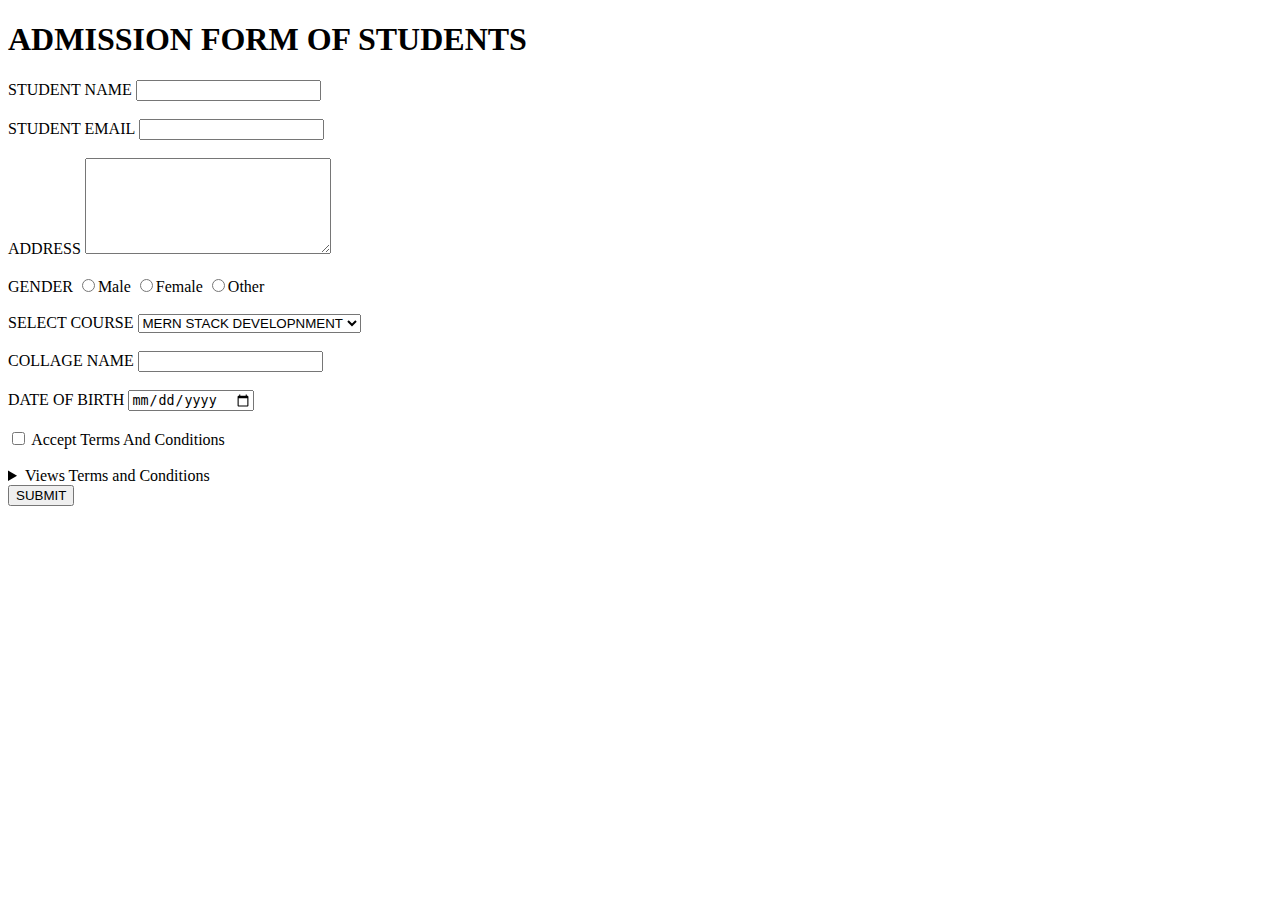
<file: SECTION 1/ADMISSIONform.html>
<!DOCTYPE html>
<html lang="en">
<head>
    <meta charset="UTF-8">
    <meta name="viewport" content="width=device-width, initial-scale=1.0">
    <title>ADMISSION FORM</title>
</head>
<body>
    
    <h1>ADMISSION FORM OF STUDENTS</h1>
    <form>
        <label >STUDENT NAME</label>
        <input type="text"required>
        <br><br>

        <label >STUDENT EMAIL</label>
        <input type="email"required>
        <br><br>


        <label >ADDRESS</label>
        <textarea rows="6" cols="28"></textarea>
         <br><br>

         <label >GENDER</label>
         <input type="radio">Male
         <input type="radio">Female
         <input type="radio">Other
         <br><br>

           
         <label >SELECT COURSE</label>
         <select >
            <option >MERN STACK DEVELOPNMENT</option>
            <option >DATA SCIENCE</option>
            <option >CLOUD COMPUTING</option>
            <option >DIGITAL MARKETING</option>
         </select>
         <br><br> <label >COLLAGE NAME</label>
         <input type="text" list="COLLEGE">
            
         <datalist id="COLLEGE">
            <option >RRIMIT</option>
            <option >SRMU</option>
            <option >SHEF</option>
            <option >BBDNIT</option>
            <option >BBD</option>
            </datalist>
            <br><br>


         
            <label >DATE OF BIRTH</label>
            <input type="date">
            <br><br>

            <input type="checkbox">
            <label >Accept Terms And Conditions</label>
            <br><br>
            <details>
                <summary>Views Terms and Conditions</summary>
                <p>Lorem ipsum dolor sit amet consectetur adipisicing elit. Deleniti illum impedit necessitatibus obcaecati, debitis alias, ipsa hic accusantium ipsam porro rerum ut vel atque cum maiores? Optio nihil dolore laborum.
                </p>
            </details>






        <button type="submit">SUBMIT</button>
    </form>
</body>
</html>
</file>
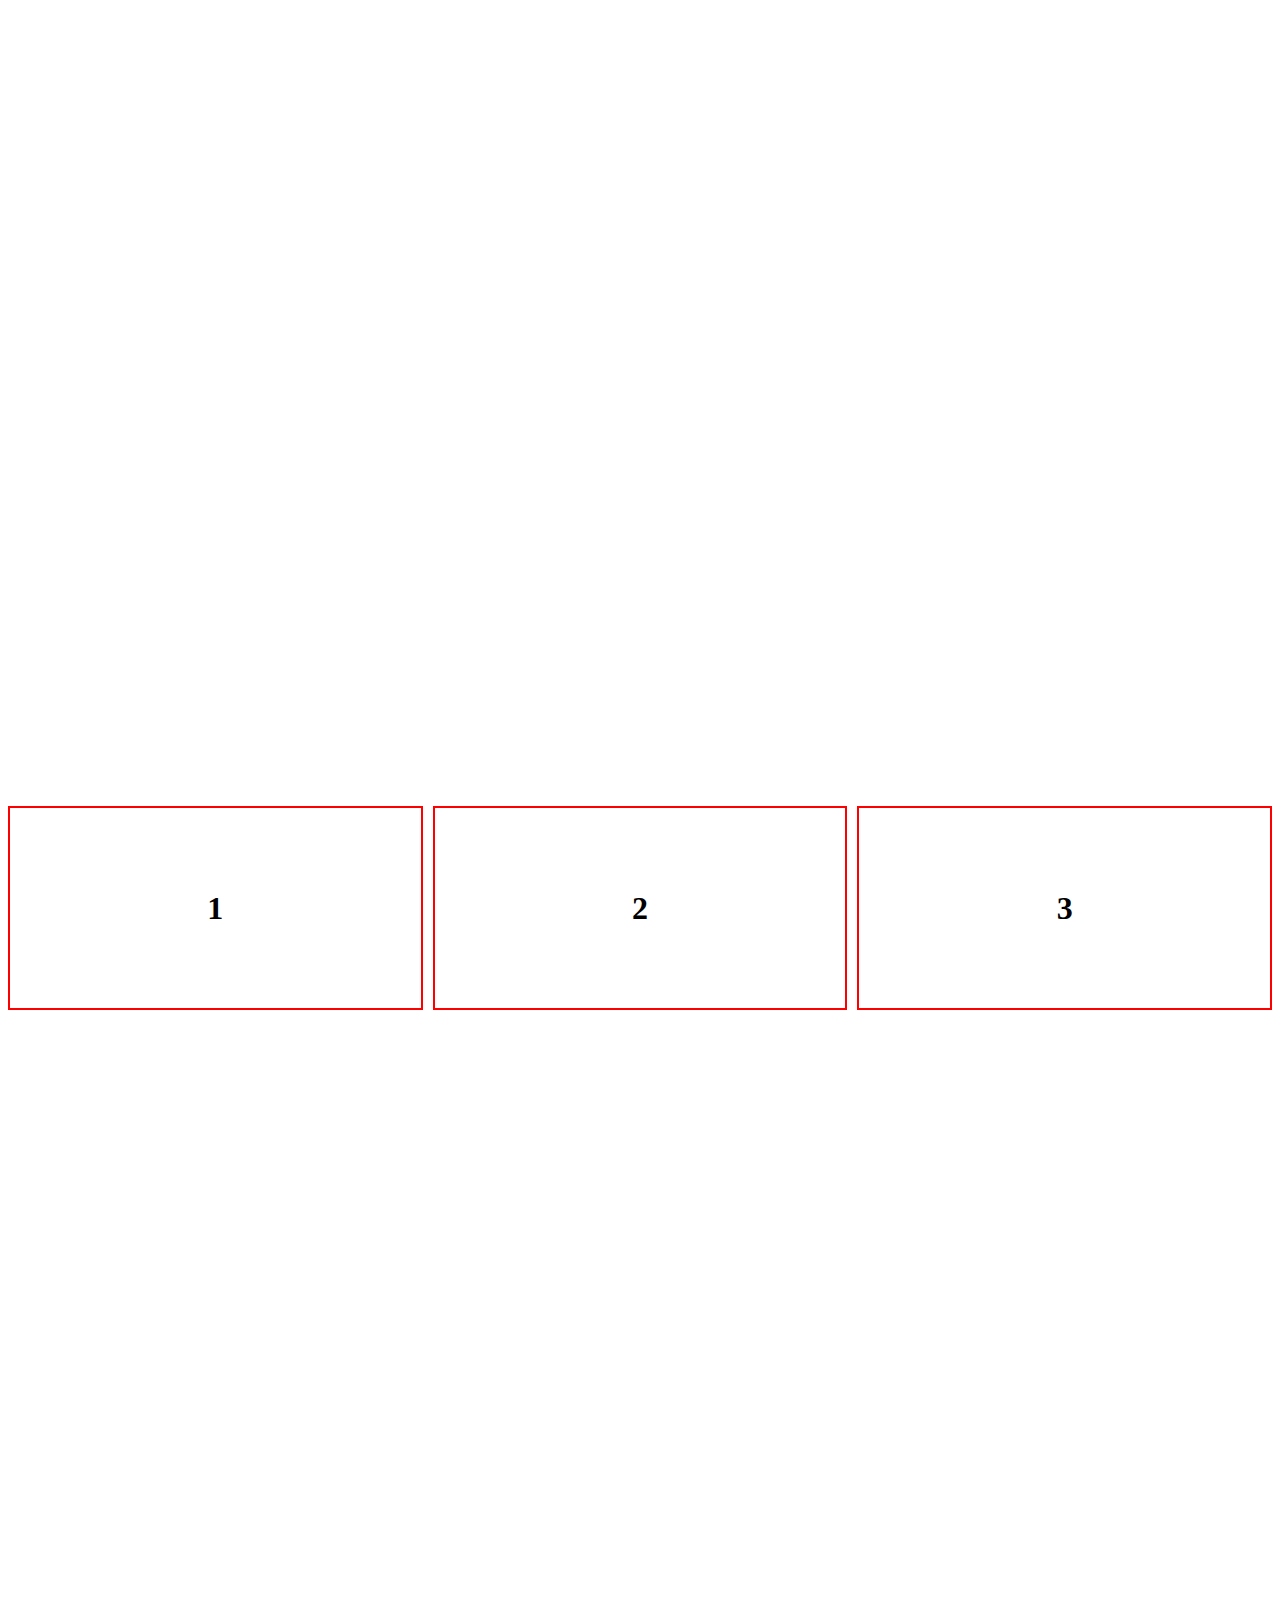
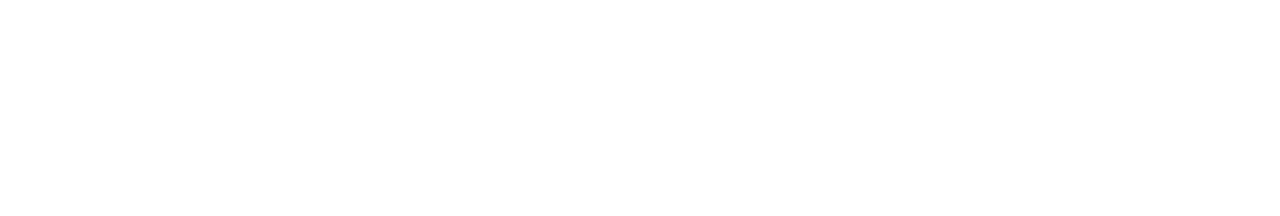
<file: SECTION 1/flexbox.html>
<!DOCTYPE html>
<html lang="en">
<head>
    <meta charset="UTF-8">
    <meta name="viewport" content="width=device-width, initial-scale=1.0">
    <title>Flexbox</title>
<style>
  
  
  .child{
    border: 2px solid red;
    width: 300px;
    padding: 60px;

  }
  .child h1{
    text-align:center;
  }
  .parent{
    display:flex;
    flex-direction:row;
    justify-content:center;
    align-items:center;
    gap: 10px;
    height: 200vh;

  }


</style>
</head>
<body>
  <div class="parent">
   <div class="child">
    <h1>1</h1>
   </div>
    <div class="child">
    <h1>2</h1>
    </div>
    <div class="child">
    <h1>3</h1>
     </div>

    </div>
</body>
</html>
</file>
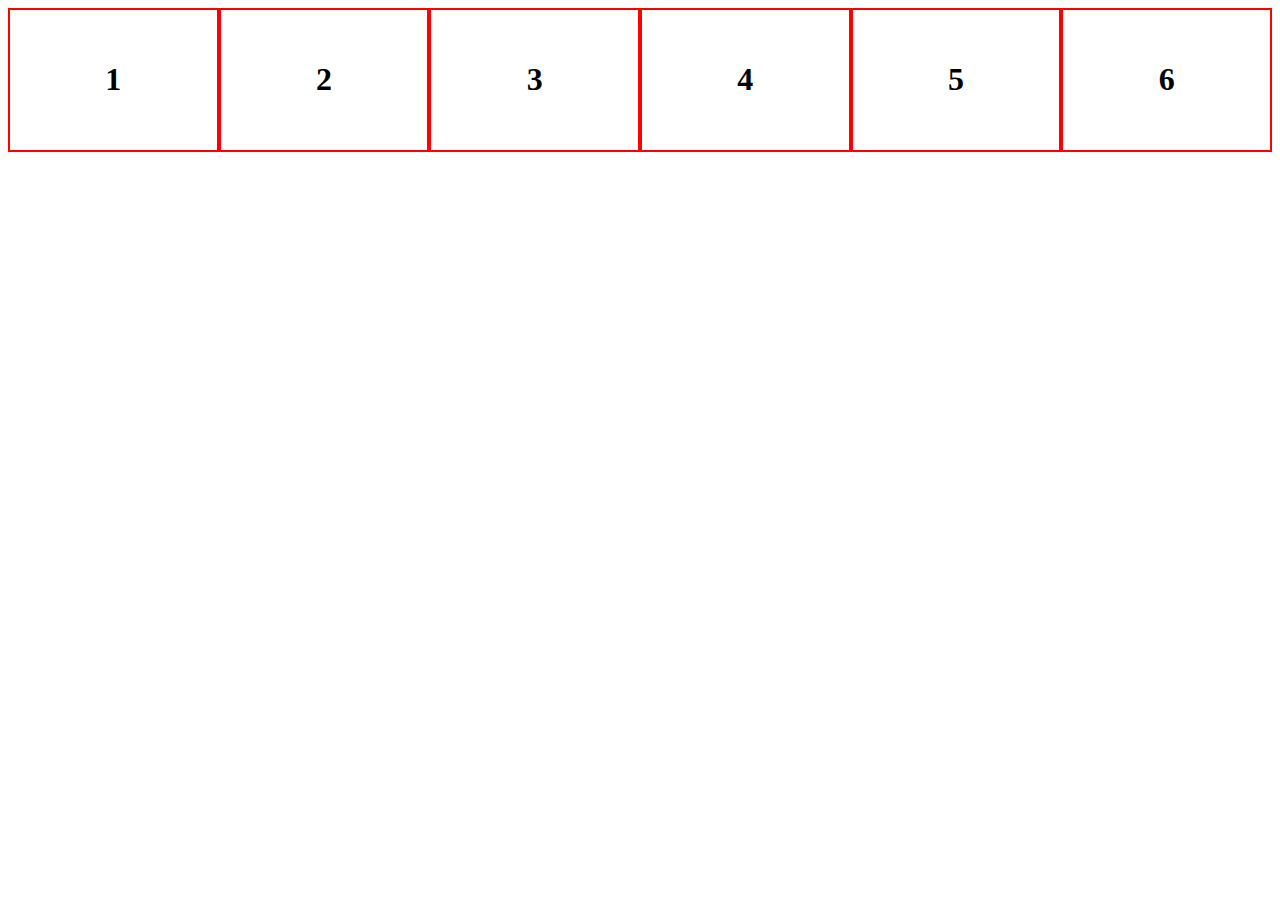
<file: SECTION 1/grids.html>
<!DOCTYPE html>
<html lang="en">
<head>
    <meta charset="UTF-8">
    <meta name="viewport" content="width=device-width, initial-scale=1.0">
    <title>CSS Grid</title>
</head>
<style>
  
    .child{
    border: 2px solid red;
    padding: 30px;

  }
  .child h1{
    text-align: center;
  }
  .parent{
    display: grid;
    /* grid-template-columns: 300px 500px 800px; */
    grid-template-columns: repeat(6,1fr);

 } 
 

</style>
<body> 


  <div class="parent">
          
   <div class="child">

         <h1>1</h1>
        </div>
         <div class="child">
         <h1>2</h1>
         </div>
         <div class="child">
         <h1>3</h1>
          </div>
          <div class="child">
            <h1>4</h1>
             </div>
             <div class="child">
                <h1>5</h1>
                 </div>
                 <div class="child">
                    <h1>6</h1>
                     </div>
                 
                 

          
     
         </div>
    
</body>
</html>
</file>
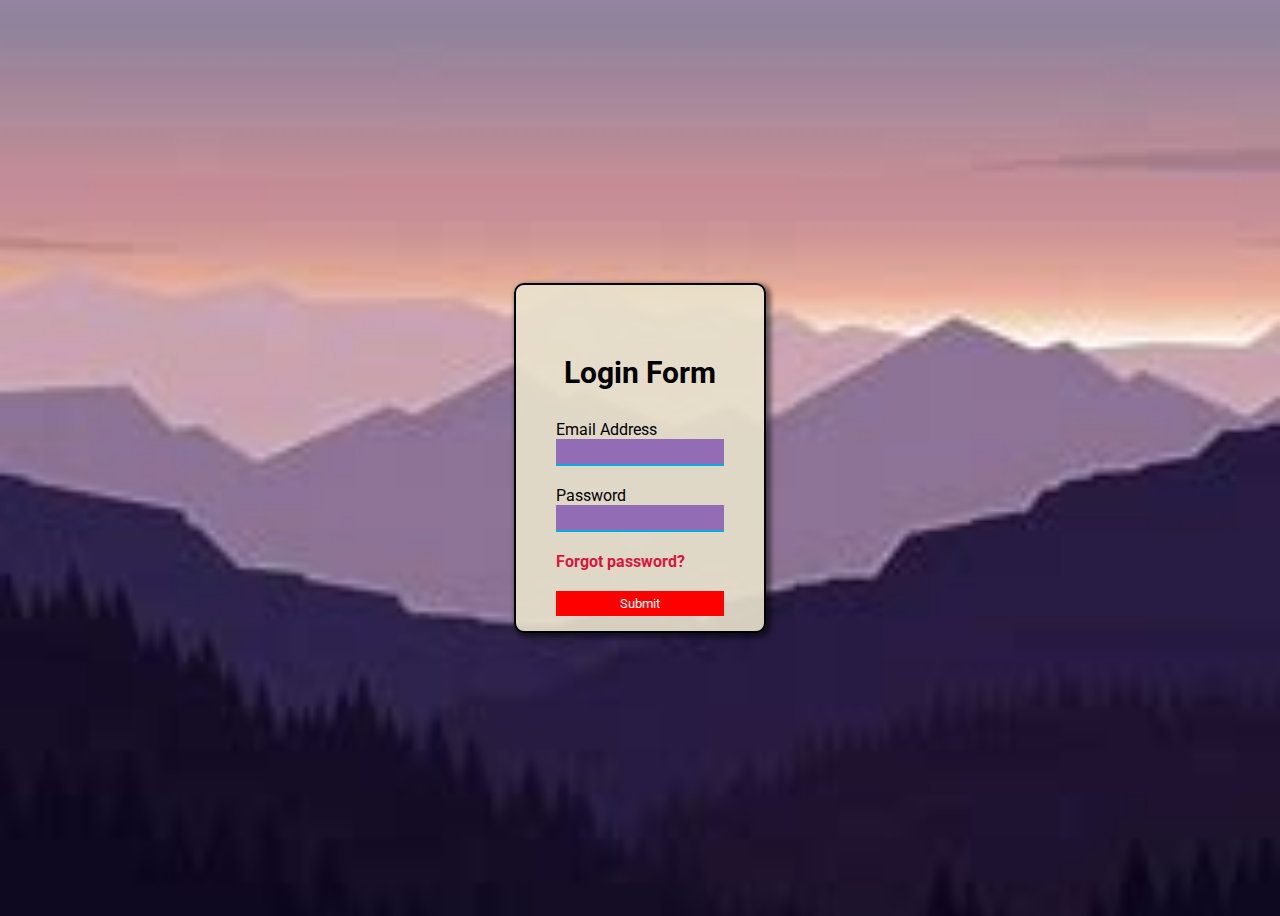
<file: SECTION 1/login.html>
<!DOCTYPE html>
<html lang="en">
<head>
    <meta charset="UTF-8">
    <meta name="viewport" content="width=device-width, initial-scale=1.0">
    <title>LOGIN PAGE</title>
</head>
<link href="https://fonts.googleapis.com/css?family=Roboto:100,100italic,300,300italic,regular,italic,500,500italic,700,700italic,900,900italic" rel="stylesheet" />

<style>
    
          *
          {
            font-family: Roboto;

        
        
          }

                
    .card{         

        border: 2px  solid black;
        width: 20%;
        box-shadow: 3px 3px 5px 2px  #00000080; 
        border-radius: 10px;
        padding: 40px;
        box-sizing: border-box;
        background-color: rgba(233, 226, 204, 0.904);
        height: 350px;
        
        }

    body{
        
        display:flex;
        justify-content: center;
        align-items: center;
        height: 100vh;
        background-size: cover;
        background-image: url('[data-uri]')
    }


        .form-title{ 


        text-align: center;
        font-family: Roboto;
        font-size: 30px;
       
          
    }

          

          .text-input{
                   display: block;
                   width: 100%;
                   margin-bottom: 20px;
                   padding: 5px 10px;
                   box-sizing: border-box;
                   border: none;
                   /* border-radius: 100px; */
                    border-bottom: 2px solid rgb(7,170,225);
                    background-color: rgba(120, 71, 175, 0.747);
                

          }
          .submit-bun{
            background-color:red;
            color: white;
            padding: 5px;
            border: none;
            width: 100%;
            margin-top: 20px;


          }
                


           .link{
                      text-decoration: none;
                      color: crimson;
                      font-weight: bold;
         }
                .link:hover{
                    text-decoration: underline;
                    color: blue;
                    font-weight: bold;
                }

</style>
<body>
    <div class="card">

        <h3 class="form-title"> Login Form</h3>
        <form >

            <label >Email Address</label>
            <input type="text" class="text-input">

            <label> Password</label>
           <input type="password "class="text-input">


           <a href="#"class="link">Forgot password?</a>
    
           <button class="submit-bun"> Submit</button>

        </form>
    </div>
    
</body>
</html>
</file>
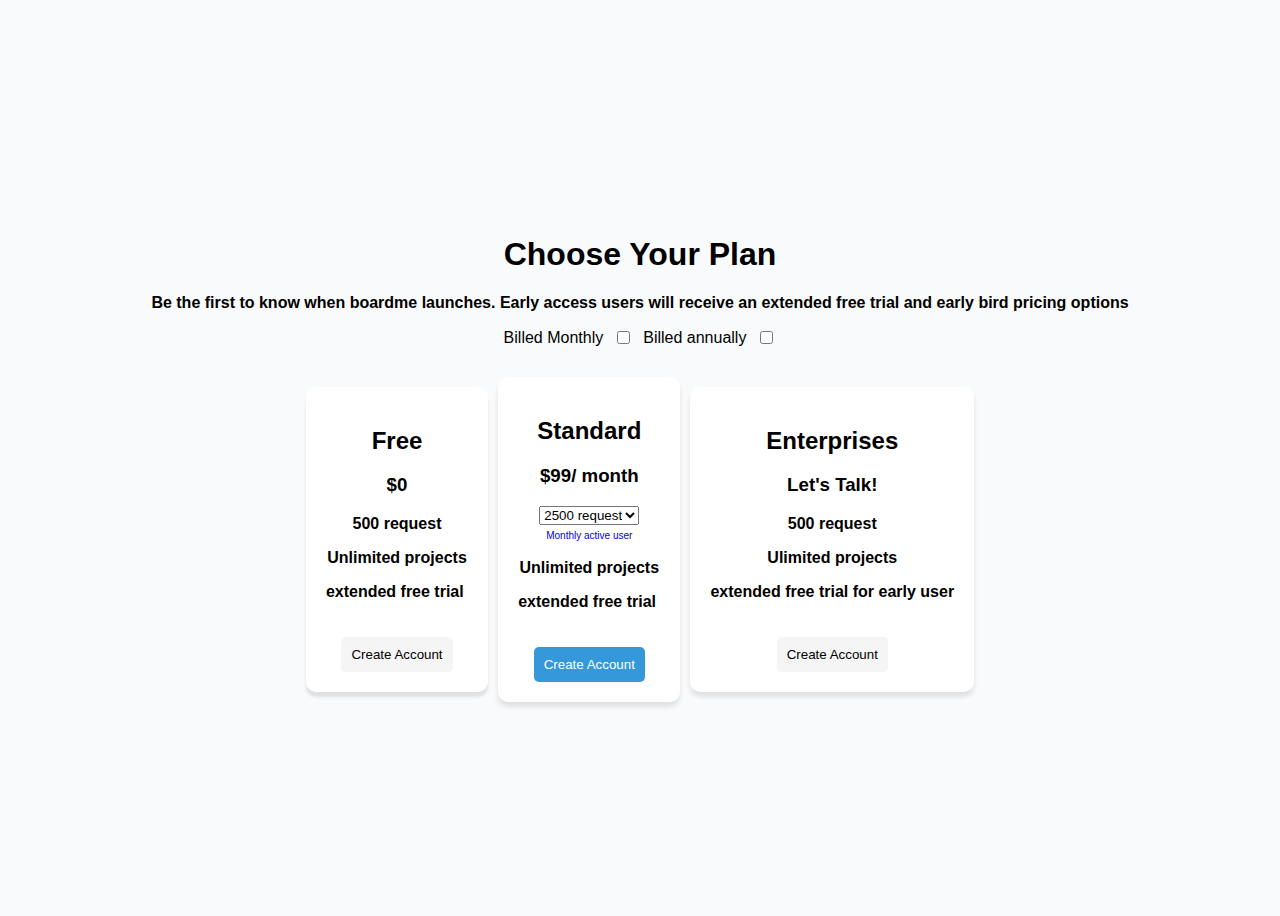
<file: SECTION 1/pricing.html>
<!DOCTYPE html>
<html lang="en">

<head>
    <meta charset="UTF-8">
    <meta name="viewport" content="width=device-width, initial-scale=1.0">
    <title>Pricing Plan</title>
    <style>
        body {
            font-family: Arial, Helvetica, sans-serif;
            background-color: #f9fafb;
            display: flex;
            justify-content: center;
            align-items: center;
            height:100vh;
            background-image: url('https://img.freepik.com/free-vector/gradient-dynamic-blue-lines-background_23-2148995756.jpg?size=626&ext=jpg&ga=GA1.1.2336000.1727376976&semt=ais_hybrid');
            background-size: cover;
        }
        
        .pricing {
            text-align: center;
            margin: 20px;
        }

        .bill {
            margin-bottom: 30px;
            display: flex;
            justify-content: center;
            align-items: center;
            gap: 10px;
        }

        .rupees {
            display: flex;
            justify-content: center;
            align-items: center;
            gap: 10px;
        }

        .rupee {
            background-color: #fff;
            border-radius: 10px;
            box-shadow: 0px 5px 3px rgba(0, 0, 0, 0.1);
            padding: 20px;
        }

        .money {
            background-color: #fff;
            box-shadow: 0px 5px 5px rgba(0, 0, 0, 0.1);
            border-radius: 10px;
            padding: 20px;
        }

        .dollar {
            background-color: #fff;
            box-shadow: 0px 5px 5px rgba(0, 0, 0, 0.1);
            border-radius: 10px;
            padding: 20px;
        }
        

        .kyc {
            font-size: 0cm;
            color: #3498db;
            font-weight: bold;

        }

        .rupee button {
            background-color: whitesmoke;
            color: black;
            border: none;
            padding: 10px;
            border-radius: 5px;
            cursor: pointer;
            font-size: 0.2;
            margin-top: 20px;
        }

        .rupee button:hover {
            background-color: #2980b9;
        }

        .money button {
            background-color: #3498db;
            color: white;
            border: none;
            padding: 10px;
            border-radius: 5px;
            cursor: pointer;
            font-size: 0.2;
            margin-top: 20px;
        }

        .money button:hover {
            background-color: #2980b9;
            
        }

        .dollar button {
            background-color: whitesmoke;
            color: black;
            border: none;
            padding: 10px;
            border-radius: 5px;
            cursor: pointer;
            font-size: 0.2;
            margin-top: 20px;
        }

        .dollar button:hover {
            background-color: #2980b9;
        }

        .link {
            text-decoration: none;
            font-size: 10px;
        }

        .link:hover {
            text-decoration: underline;
            cursor: pointer;
        }

        .pricing p {
            font-weight: bolder;

        }
    </style>
</head>

<body>
    <section class="pricing">
        <h1>Choose Your Plan</h1>
        <p>

            Be the first to know when boardme launches. Early access users will receive an extended free trial and early
            bird pricing options
                
        </p>
        <div class="bill">
            <label for="billing">Billed Monthly</label>
            <input type="checkbox" id="billing" name="billing">
            <label for="billing">Billed annually</label>
            <input type="checkbox" id="billing" name="billing">
           
        </div>
        <div class="rupees">
            <div class="rupee">
                <h2>Free</h2>
                <h3>$0</h3>
                <p class="bb">500 request</p>
                <p class="bb">Unlimited projects</p>
                <p class="bb">extended free trial <span class="kyc">for early user</span></p>
                <button>Create Account</button>
            </div>
            <div class="money">
                <h2>Standard</h2>
                <h3>$99/ month</h3>
                <select>
                    <option>2500 request</option>
                </select><br>
                <a href="#" class="link">Monthly active user</a>
                <P class="bb">
                    Unlimited projects
                </P>
                <p class="bb">extended free trial <span class="kyc">for early user</span></p>
                <button>Create Account</button>
            </div>
            <div class="dollar">
                <h2>Enterprises</h2>
                <h3>Let's Talk!</h3>
                <p class="bb">500 request</p>
                <p class="bb">Ulimited projects</p>
                <p class="bb">extended free trial <span class="2kyc">for early user</span></p>
                <button>Create Account</button>
            </div>
        </div>
    </section>
</body>
</html>
</file>
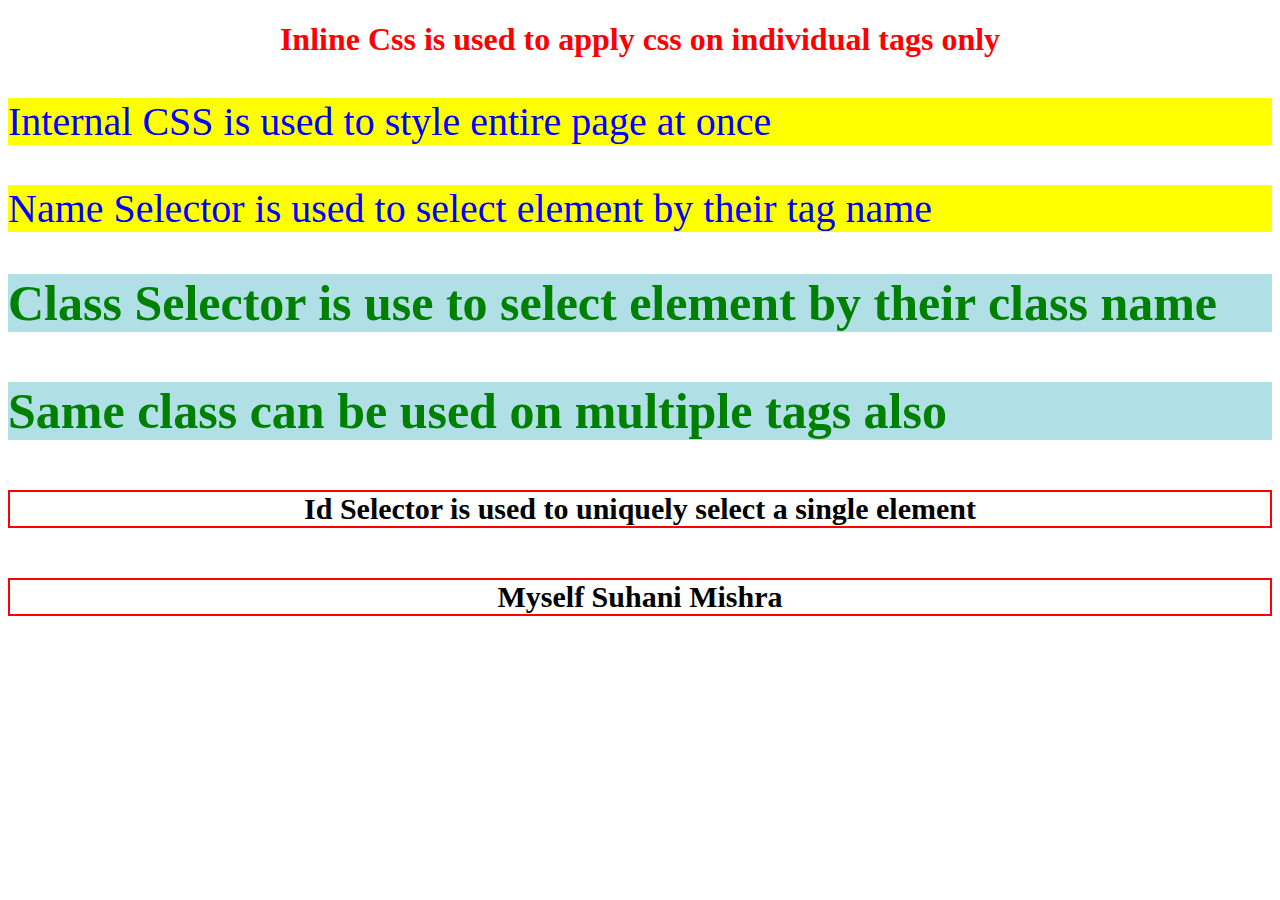
<file: SECTION 1/UsingCSS.html>
<!DOCTYPE html>
<html lang="en">
<head>
    <meta charset="UTF-8">
    <meta name="viewport" content="width=device-width, initial-scale=1.0">
    <title>Using CSS</title>
<style>
    


    p{
        color: blue;
        font-size: 40px;
        background-color: yellow;
    }
     .myclass{
        color: green;
        font-size: 50px;
        background-color: powderblue;

     }
     #myid{
        font-size: 30px;
        border: 2px solid red;
        text-align: center;
    }
                 
        



</style>
</head>



<body>


    <h1 style="color: red; text-align: center;"> Inline Css is used to apply css on individual tags only</h1>


   
    <p>Internal CSS is used to style entire page at once </p>
    <p>Name Selector is used to select element by their tag name</p>
    
    

    <h2 class="myclass"> Class Selector is use to select element by their class name</h2>
    <h3 class="myclass">Same class can be used on multiple tags also</h3>


    

    <h4 id="myid">Id Selector is used to  uniquely select a single element </h4>
    <h5 id="myid"> Myself Suhani Mishra</h5>
    
    
</body>
</html>
</file>
